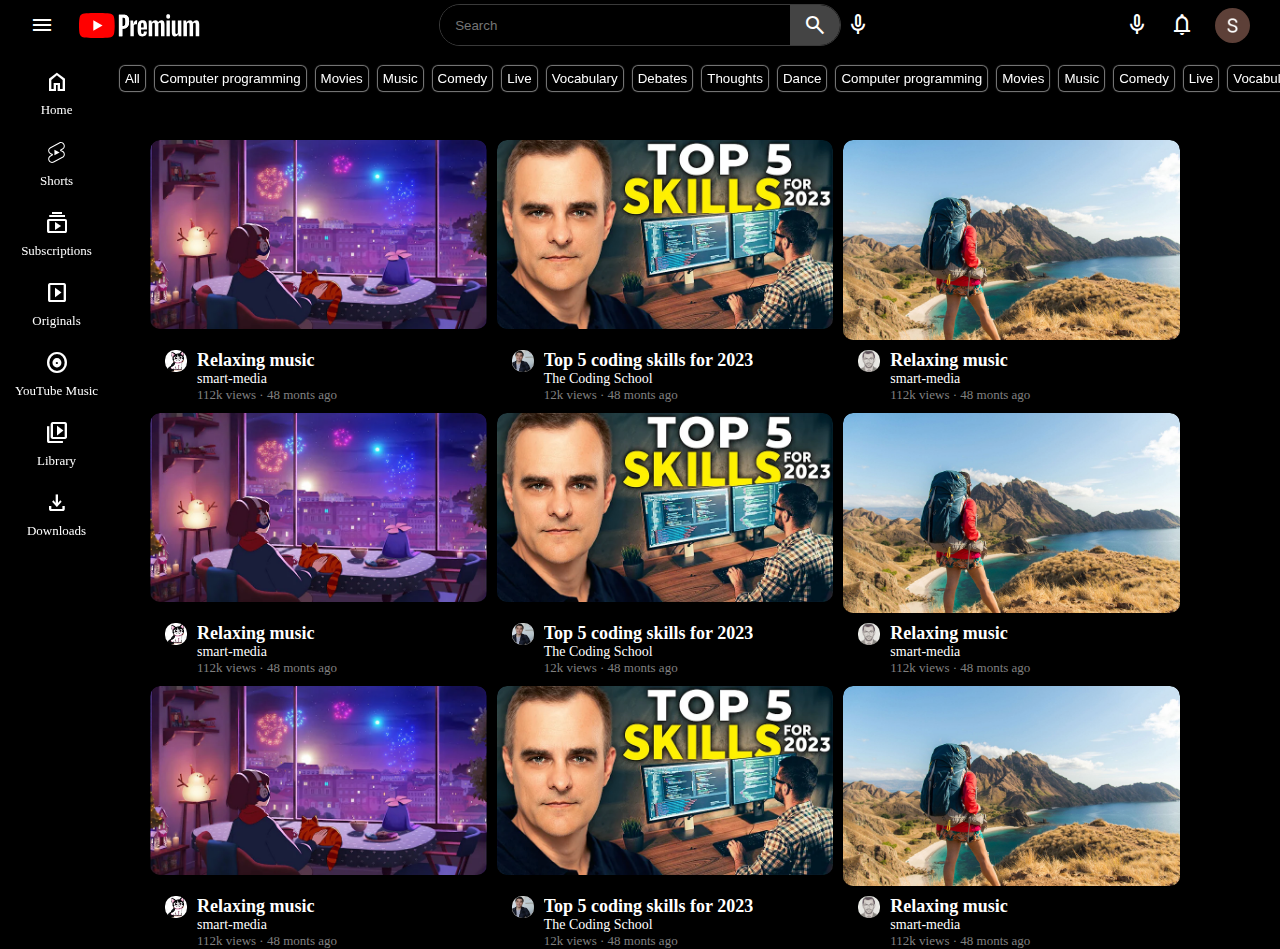
<file: index.html>
<!DOCTYPE html>
<html lang="en">
<head>
    <meta charset="UTF-8">
    <meta http-equiv="X-UA-Compatible" content="IE=edge">
    <meta name="viewport" content="width=device-width, initial-scale=1.0">
    <title>YouTube</title>
    <link rel="stylesheet" href="./font/index.css">
    <link rel="stylesheet" href="style.css">
</head>
<body>
    <div class="head">
        <header class="header flex">
            <div class="header-left flex">
                <div class="menu flex-column">
                    <div class="flex">
                    <span class="material-symbols-outlined">menu</span>
                    <svg viewBox="0 0 97 20" preserveAspectRatio="xMidYMid meet" focusable="false" class="style-scope yt-icon youtube" style="pointer-events: none; display: block;"><g viewBox="0 0 97 20" preserveAspectRatio="xMidYMid meet" class="style-scope yt-icon"><g class="style-scope yt-icon"><path d="M27.9704 3.12324C27.6411 1.89323 26.6745 0.926623 25.4445 0.597366C23.2173 2.24288e-07 14.2827 0 14.2827 0C14.2827 0 5.34807 2.24288e-07 3.12088 0.597366C1.89323 0.926623 0.924271 1.89323 0.595014 3.12324C-2.8036e-07 5.35042 0 10 0 10C0 10 -1.57002e-06 14.6496 0.597364 16.8768C0.926621 18.1068 1.89323 19.0734 3.12324 19.4026C5.35042 20 14.285 20 14.285 20C14.285 20 23.2197 20 25.4468 19.4026C26.6769 19.0734 27.6435 18.1068 27.9727 16.8768C28.5701 14.6496 28.5701 10 28.5701 10C28.5701 10 28.5677 5.35042 27.9704 3.12324Z" fill="#FF0000" class="style-scope yt-icon"></path><path d="M11.4275 14.2854L18.8475 10.0004L11.4275 5.71533V14.2854Z" fill="white" class="style-scope yt-icon"></path></g><g id="youtube-red-paths" class="style-scope yt-icon"><path d="M40.0566 6.34524V7.03668C40.0566 10.4915 38.5255 12.5118 35.1742 12.5118H34.6638V18.5583H31.9263V1.42285H35.414C38.6078 1.42285 40.0566 2.7728 40.0566 6.34524ZM37.1779 6.59218C37.1779 4.09924 36.7287 3.50658 35.1765 3.50658H34.6662V10.4727H35.1365C36.6064 10.4727 37.1803 9.40968 37.1803 7.10253L37.1779 6.59218Z" class="style-scope yt-icon"></path><path d="M46.5336 5.8345L46.3901 9.08238C45.2259 8.83779 44.264 9.02123 43.836 9.77382V18.5579H41.1196V6.0391H43.2857L43.5303 8.75312H43.6337C43.9183 6.77288 44.8379 5.771 46.0232 5.771C46.1949 5.7757 46.3666 5.79687 46.5336 5.8345Z" class="style-scope yt-icon"></path><path d="M49.6567 13.2456V13.8782C49.6567 16.0842 49.779 16.8415 50.7198 16.8415C51.6182 16.8415 51.8228 16.1501 51.8439 14.7178L54.2734 14.8613C54.4568 17.5565 53.0481 18.763 50.6586 18.763C47.7588 18.763 46.9004 16.8627 46.9004 13.4126V11.223C46.9004 7.58707 47.8599 5.80908 50.7409 5.80908C53.6407 5.80908 54.3769 7.32131 54.3769 11.0984V13.2456H49.6567ZM49.6567 10.6703V11.5687H51.7193V10.675C51.7193 8.37258 51.5547 7.71172 50.6821 7.71172C49.8096 7.71172 49.6567 8.38669 49.6567 10.675V10.6703Z" class="style-scope yt-icon"></path><path d="M68.4103 9.09902V18.5557H65.5928V9.30834C65.5928 8.28764 65.327 7.77729 64.7132 7.77729C64.2216 7.77729 63.7724 8.06186 63.4667 8.59338C63.4832 8.76271 63.4902 8.93439 63.4879 9.10373V18.5605H60.668V9.30834C60.668 8.28764 60.4022 7.77729 59.7884 7.77729C59.2969 7.77729 58.8665 8.06186 58.5631 8.57456V18.5628H55.7456V6.03929H57.9728L58.2221 7.63383H58.2621C58.8947 6.42969 59.9178 5.77588 61.1219 5.77588C62.3072 5.77588 62.9799 6.36854 63.288 7.43157C63.9418 6.34973 64.9225 5.77588 66.0443 5.77588C67.7564 5.77588 68.4103 7.00119 68.4103 9.09902Z" class="style-scope yt-icon"></path><path d="M69.8191 2.8338C69.8191 1.4862 70.3106 1.09814 71.3501 1.09814C72.4132 1.09814 72.8812 1.54734 72.8812 2.8338C72.8812 4.22373 72.4108 4.57181 71.3501 4.57181C70.3106 4.56945 69.8191 4.22138 69.8191 2.8338ZM69.9837 6.03935H72.6789V18.5629H69.9837V6.03935Z" class="style-scope yt-icon"></path><path d="M81.891 6.03955V18.5631H79.6849L79.4403 17.032H79.3792C78.7466 18.2573 77.827 18.7677 76.684 18.7677C75.0095 18.7677 74.2522 17.7046 74.2522 15.3975V6.0419H77.0697V15.2352C77.0697 16.3382 77.3002 16.7874 77.867 16.7874C78.3844 16.7663 78.8477 16.4582 79.0688 15.9902V6.0419H81.891V6.03955Z" class="style-scope yt-icon"></path><path d="M96.1901 9.09893V18.5557H93.3726V9.30825C93.3726 8.28755 93.1068 7.7772 92.493 7.7772C92.0015 7.7772 91.5523 8.06177 91.2465 8.59329C91.263 8.76027 91.2701 8.9296 91.2677 9.09893V18.5557H88.4502V9.30825C88.4502 8.28755 88.1845 7.7772 87.5706 7.7772C87.0791 7.7772 86.6487 8.06177 86.3453 8.57447V18.5627H83.5278V6.0392H85.7527L85.9973 7.63139H86.0372C86.6699 6.42725 87.6929 5.77344 88.8971 5.77344C90.0824 5.77344 90.755 6.3661 91.0631 7.42913C91.7169 6.34729 92.6976 5.77344 93.8194 5.77344C95.541 5.77579 96.1901 7.0011 96.1901 9.09893Z" class="style-scope yt-icon"></path><path d="M40.0566 6.34524V7.03668C40.0566 10.4915 38.5255 12.5118 35.1742 12.5118H34.6638V18.5583H31.9263V1.42285H35.414C38.6078 1.42285 40.0566 2.7728 40.0566 6.34524ZM37.1779 6.59218C37.1779 4.09924 36.7287 3.50658 35.1765 3.50658H34.6662V10.4727H35.1365C36.6064 10.4727 37.1803 9.40968 37.1803 7.10253L37.1779 6.59218Z" class="style-scope yt-icon"></path></g></g></svg>
                    </div>
                </div>
            </div>
            <div class="header-middle">
                <div class="search-input">
                    <input type="text" placeholder="Search" class="search">
                    <span class="material-symbols-outlined search-icon size">search</span>
                </div>
                <span class="material-symbols-outlined mic size">mic</span>
            </div>
            <div class="header-right">
                <span class="material-symbols-outlined size">mic</span>
                <span class="material-symbols-outlined size">notifications</span>
                <img src="./thumbnails/name.jpeg" alt="name">
            </div>
        </header>
        <div class="sub-header">
            <div class="button">
                <button>All</button>
                <button>Computer programming</button>
                <button>Movies</button>
                <button>Music</button>
                <button>Comedy</button>
                <button>Live</button>
                <button>Vocabulary</button>
                <button>Debates</button>
                <button>Thoughts</button>
                <button>Dance</button>
                <button>Computer programming</button>
                <button>Movies</button>
                <button>Music</button>
                <button>Comedy</button>
                <button>Live</button>
                <button>Vocabulary</button>
                <button>Debates</button>
            </div>
        </div>
    </div>
    <aside>
        <div class="f flex-cloumn">
            <div class="home flex-column sidebar">
                <span class="material-symbols-outlined">home</span>
                <p>Home</p>
            </div>
            <div class="shorts flex-column sidebar">
                <svg viewBox="0 0 24 24" preserveAspectRatio="xMidYMid meet" focusable="false" class="style-scope yt-icon shorts-svg" style="pointer-events: none; "><g height="24" viewBox="0 0 24 24" width="24" class="style-scope yt-icon"><path d="M10 14.65v-5.3L15 12l-5 2.65zm7.77-4.33c-.77-.32-1.2-.5-1.2-.5L18 9.06c1.84-.96 2.53-3.23 1.56-5.06s-3.24-2.53-5.07-1.56L6 6.94c-1.29.68-2.07 2.04-2 3.49.07 1.42.93 2.67 2.22 3.25.03.01 1.2.5 1.2.5L6 14.93c-1.83.97-2.53 3.24-1.56 5.07.97 1.83 3.24 2.53 5.07 1.56l8.5-4.5c1.29-.68 2.06-2.04 1.99-3.49-.07-1.42-.94-2.68-2.23-3.25zm-.23 5.86l-8.5 4.5c-1.34.71-3.01.2-3.72-1.14-.71-1.34-.2-3.01 1.14-3.72l2.04-1.08v-1.21l-.69-.28-1.11-.46c-.99-.41-1.65-1.35-1.7-2.41-.05-1.06.52-2.06 1.46-2.56l8.5-4.5c1.34-.71 3.01-.2 3.72 1.14.71 1.34.2 3.01-1.14 3.72L15.5 9.26v1.21l1.8.74c.99.41 1.65 1.35 1.7 2.41.05 1.06-.52 2.06-1.46 2.56z" class="style-scope yt-icon"></path></g></svg>
                <p>Shorts</p>
            </div>
            <div class="subscriptions flex-column sidebar">
                <span class="material-symbols-outlined">subscriptions</span>
                <p>Subscriptions</p>
            </div>
            <div class="originals flex-column sidebar">
                <span class="material-symbols-outlined">slideshow</span>
                <p>Originals</p>
            </div>
            <div class="youtube-music flex-column sidebar">
                <span class="material-symbols-outlined">album</span>
                <p>YouTube Music</p>
            </div>
            <div class="library flex-column sidebar">
                <span class="material-symbols-outlined">video_library</span>
                <p>Library</p>
            </div>
            <div class="downloads flex-column sidebar">
                <span class="material-symbols-outlined">download</span>
                <p>Downloads</p>
            </div>   
        </div>
    </aside>
    <div class="divisions">
        <div class="card">
            <div class="card-body">
                <div class="card-img">
                    <img src="./thumbnails/hq720 ..1.webp" alt="pic" />
                </div>
                <div class="video-details">
                    <div class="video-image">
                        <img src="./thumbnails/cat.webp" alt="pic">
                    </div>
                    <div class="video-description">
                        <p class="heading">Relaxing music</p>
                        <p >smart-media</p>
                        <p class="sub-heading">112k views &#183; 48 monts ago</p>
                    </div>
                </div>
            </div>
        </div>
        <div class="card">
            <div class="card-body">
                <div class="card-img">
                    <img src="./thumbnails/hq720 (3).webp" alt="pic" />
                </div>
                <div class="video-details">
                    <div class="video-image">
                        <img src="./thumbnails/unnamed.1.jpeg" alt="pic">
                    </div>
                    <div class="video-description">
                        <p class="heading">Top 5 coding skills for 2023</p>
                        <p>The Coding School</p>
                        <p class="sub-heading">12k views &#183; 48 monts ago</p>
                    </div>
                </div>
            </div>
        </div>
        <div class="card">
            <div class="card-body">
                <div class="card-img">
                    <img src="./thumbnails/work-and-travel-organisation-header-neu-lg.jpg" alt="pic" />
                </div>
                <div class="video-details">
                    <div class="video-image">
                        <img src="./thumbnails/unnamed.2.jpeg" alt="pic">
                    </div>
                    <div class="video-description">
                        <p class="heading">Relaxing music</p>
                        <p >smart-media</p>
                        <p class="sub-heading">112k views &#183; 48 monts ago</p>
                    </div>
                </div>
            </div>
        </div>
        <div class="card">
            <div class="card-body">
                <div class="card-img">
                    <img src="./thumbnails/hq720 ..1.webp" alt="pic" />
                </div>
                <div class="video-details">
                    <div class="video-image">
                        <img src="./thumbnails/cat.webp" alt="pic">
                    </div>
                    <div class="video-description">
                        <p class="heading">Relaxing music</p>
                        <p >smart-media</p>
                        <p class="sub-heading">112k views &#183; 48 monts ago</p>
                    </div>
                </div>
            </div>
        </div>
        <div class="card">
            <div class="card-body">
                <div class="card-img">
                    <img src="./thumbnails/hq720 (3).webp" alt="pic" />
                </div>
                <div class="video-details">
                    <div class="video-image">
                        <img src="./thumbnails/unnamed.1.jpeg" alt="pic">
                    </div>
                    <div class="video-description">
                        <p class="heading">Top 5 coding skills for 2023</p>
                        <p>The Coding School</p>
                        <p class="sub-heading">12k views &#183; 48 monts ago</p>
                    </div>
                </div>
            </div>
        </div>
        <div class="card">
            <div class="card-body">
                <div class="card-img">
                    <img src="./thumbnails/work-and-travel-organisation-header-neu-lg.jpg" alt="pic" />
                </div>
                <div class="video-details">
                    <div class="video-image">
                        <img src="./thumbnails/unnamed.2.jpeg" alt="pic">
                    </div>
                    <div class="video-description">
                        <p class="heading">Relaxing music</p>
                        <p >smart-media</p>
                        <p class="sub-heading">112k views &#183; 48 monts ago</p>
                    </div>
                </div>
            </div>
        </div>
        <div class="card">
            <div class="card-body">
                <div class="card-img">
                    <img src="./thumbnails/hq720 ..1.webp" alt="pic" />
                </div>
                <div class="video-details">
                    <div class="video-image">
                        <img src="./thumbnails/cat.webp" alt="pic">
                    </div>
                    <div class="video-description">
                        <p class="heading">Relaxing music</p>
                        <p >smart-media</p>
                        <p class="sub-heading">112k views &#183; 48 monts ago</p>
                    </div>
                </div>
            </div>
        </div>
        <div class="card">
            <div class="card-body">
                <div class="card-img">
                    <img src="./thumbnails/hq720 (3).webp" alt="pic" />
                </div>
                <div class="video-details">
                    <div class="video-image">
                        <img src="./thumbnails/unnamed.1.jpeg" alt="pic">
                    </div>
                    <div class="video-description">
                        <p class="heading">Top 5 coding skills for 2023</p>
                        <p>The Coding School</p>
                        <p class="sub-heading">12k views &#183; 48 monts ago</p>
                    </div>
                </div>
            </div>
        </div>
        <div class="card">
            <div class="card-body">
                <div class="card-img">
                    <img src="./thumbnails/work-and-travel-organisation-header-neu-lg.jpg" alt="pic" />
                </div>
                <div class="video-details">
                    <div class="video-image">
                        <img src="./thumbnails/unnamed.2.jpeg" alt="pic">
                    </div>
                    <div class="video-description">
                        <p class="heading">Relaxing music</p>
                        <p >smart-media</p>
                        <p class="sub-heading">112k views &#183; 48 monts ago</p>
                    </div>
                </div>
            </div>
        </div>
    </div>   
</body>
</html>
</file>
<file: font/index.css>
/* fallback */
@font-face {
    font-family: 'Material Symbols Outlined';
    font-style: normal;
    font-weight: 100 700;
    src: url(./mat-icons.woff2) format('woff2');
  }
  
  .material-symbols-outlined {
    font-family: 'Material Symbols Outlined';
    font-weight: normal;
    font-style: normal;
    font-size: 24px;
    line-height: 1;
    letter-spacing: normal;
    text-transform: none;
    display: inline-block;
    white-space: nowrap;
    word-wrap: normal;
    direction: ltr;
    -webkit-font-smoothing: antialiased;
  }
</file>
<file: style.css>
:root {
    --main-bg: #000;
    --sec-bg: #444444;
    --main-color: #fff;
}

* {
    margin: 0;
    padding: 0;
    box-sizing: border-box;
    color: var(--main-color);
}

svg {
    fill: var(--main-color);
}

body {
    position: relative;
    background: var(--main-bg);
}

.flex {
    display: flex;    
    justify-content: space-between;
}

.shorts-svg {
    width: 25px;
}

.youtube  {
    height:25px;
    margin-left: 25px;
}
.flex-column {
    display: flex;
    flex-direction: column;  
}
.f p{
   font-size: 13px;
   
}
.f {
   display: flex;
    flex-direction: column;
    gap: 30px;
    line-height: 1px;
}
.button {
    display: flex;
    align-items: center;
    gap: 10px;
}
.sub-header {
    position: fixed;
    top: 50px;
    padding-top: 1rem;
    padding-bottom: 5px;
    padding-left: 120px;
    background: var(--main-bg);
    z-index: 5;
    width: 100%;
}
.button button {
    padding: 5px;
    border: none;
    box-shadow: 0 0 1px 1px grey;
    border-radius: 5px;
    background: var(--main-bg);
    flex-shrink: 0;
}
header {
    height: 50px;
    align-items: center;
    margin-bottom: 10px;
    position: fixed;
    top: 0;
    background: var(--main-bg);
    z-index: 5;
    width: 100%;
    padding: 0 30px;
}
.header-right img {
    border-radius: 50%;
    width: 35px;
    height: 35px;
   
}
.size {
    width: 40px;
}
.header-right {
    display: flex;
    align-items: center;
    gap: 5px;
}
.header-middle {
    display: flex;
    align-items: center;
    position: relative;
    gap: 5px;
}
.search-input {
    border-radius: 50px;
    overflow: hidden;
    border: 1px solid #3a3a3a;
    position: relative;
}
.header-middle .search {
    width: 400px;
    height: 40px;
    text-indent: 15px;
    border: none;
    outline: none;
    background: var(--main-bg);
}
.header-middle .search-icon {
    position: absolute;
    top: 0;
    bottom: 0;
    right: 0;
    color: var(--main-color);
    background: var(--sec-bg);
    display: flex;
    justify-content: center;
    align-items: center;
    padding: 0 25px;
}
.sidebar {
    gap: 15px;
    align-items: center;
}


.divisions {
    display: flex;
    margin-top: 140px;
    gap: 10px;
    flex-wrap: wrap;
    padding-left: 150px;
    padding-right: 100px;
}
.card {
    flex-basis: calc(33.33% - 10px);
    flex-shrink: 1;
    flex-grow: 1;
    gap: 10px;
}
.card-body {
    display: flex;
    flex-direction: column;
    font-size: 14px;
    font-weight: 400;
    gap: 10px;
}
.card-body img{
    width: 100%;
    border-radius: 10px;
    object-fit: cover;
}
aside {
    position: fixed;
    left: 15px;
    top: 70px;
    z-index: 5;
}
.heading {
    font-size: 18px;
    font-weight: bold;
    overflow: hidden;
}
.sub-heading {
   font-size: 13px;
   color:grey
}
.head {
    background: rgba(88, 48, 48, 0.019);
    width: 100%;
}
.video-image {
    height: 22px;
    width: 22px;
    border-radius: 50%;
}
.video-heading {
    display: flex;
    
}
.video-details {
    display: flex;
    margin-left: 15px;
    gap: 10px;
}
.video-description {
    display: flex;
    flex-direction: column;
}
.card-img {
    height: 200px;
    width: 100%;
    overflow: hidden;
    border-radius: 10px;
}
.card-img img {
    width: 100%;
}
</file>
